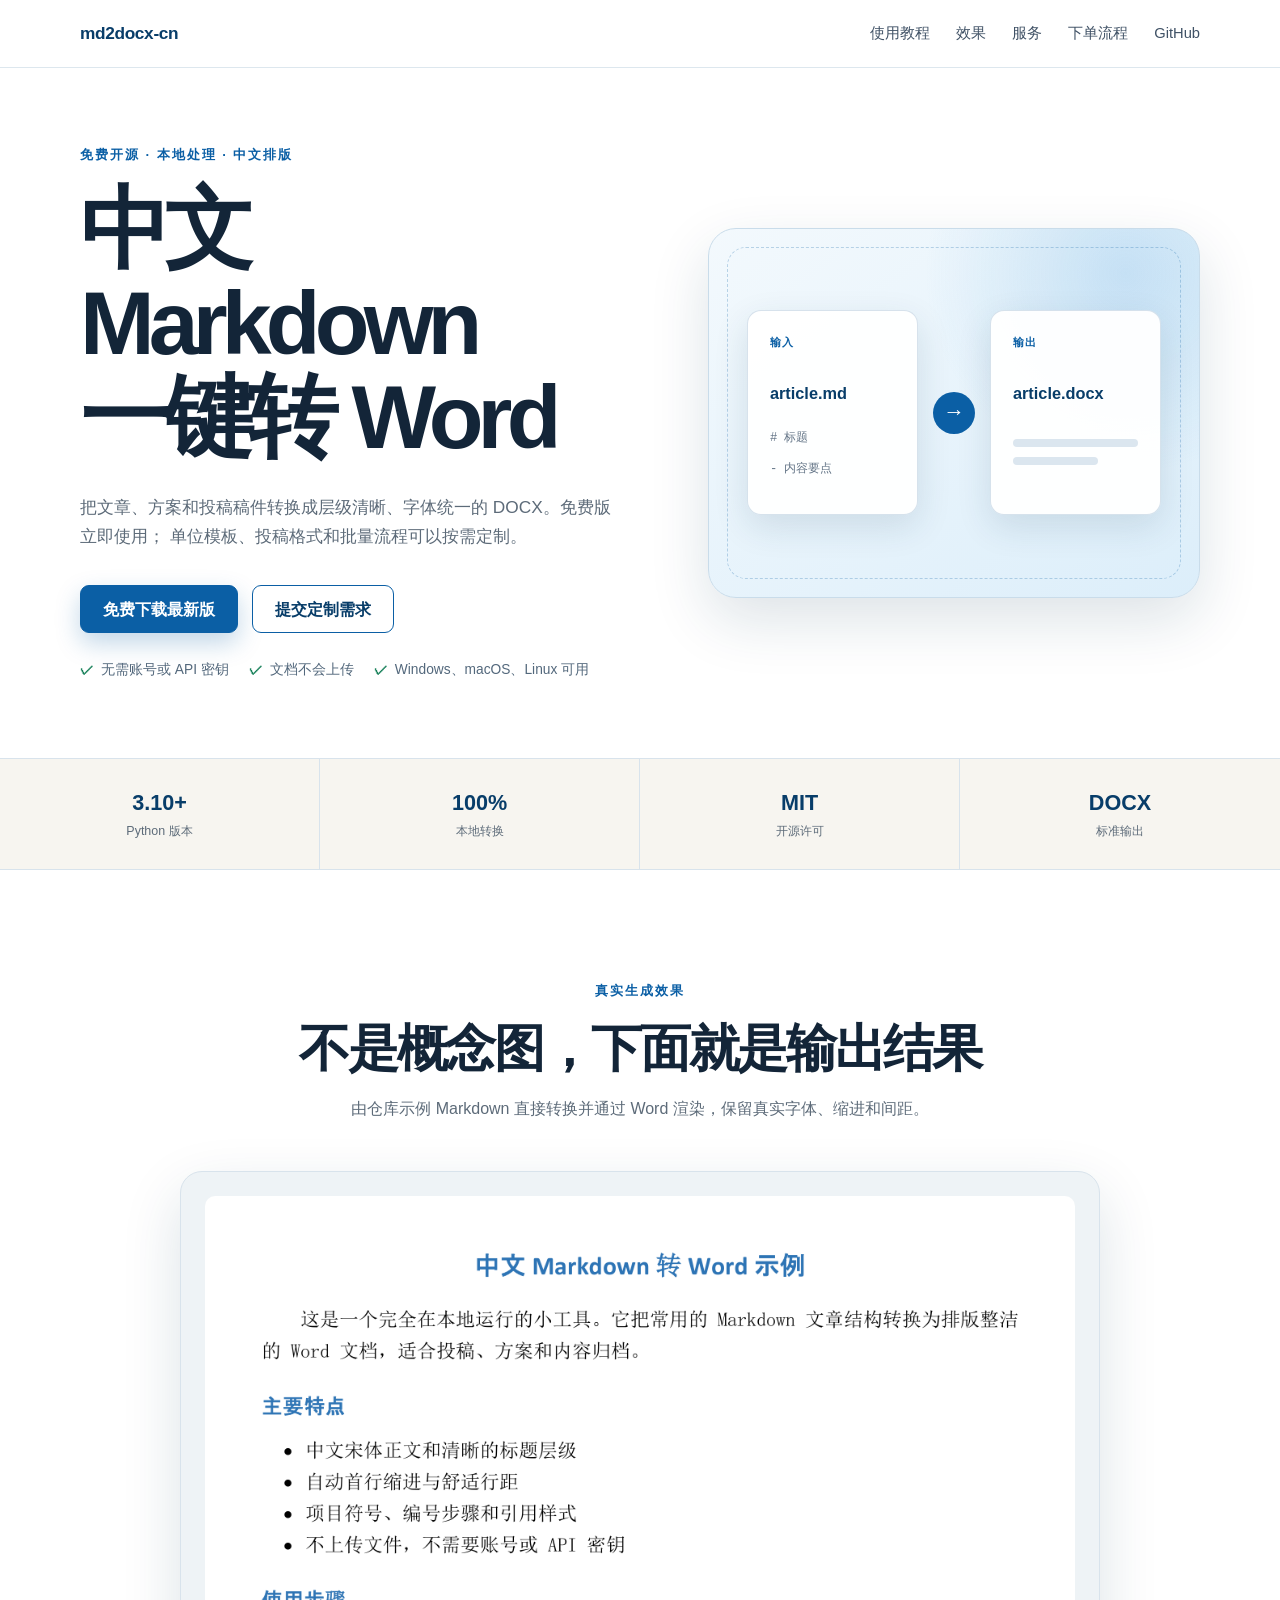
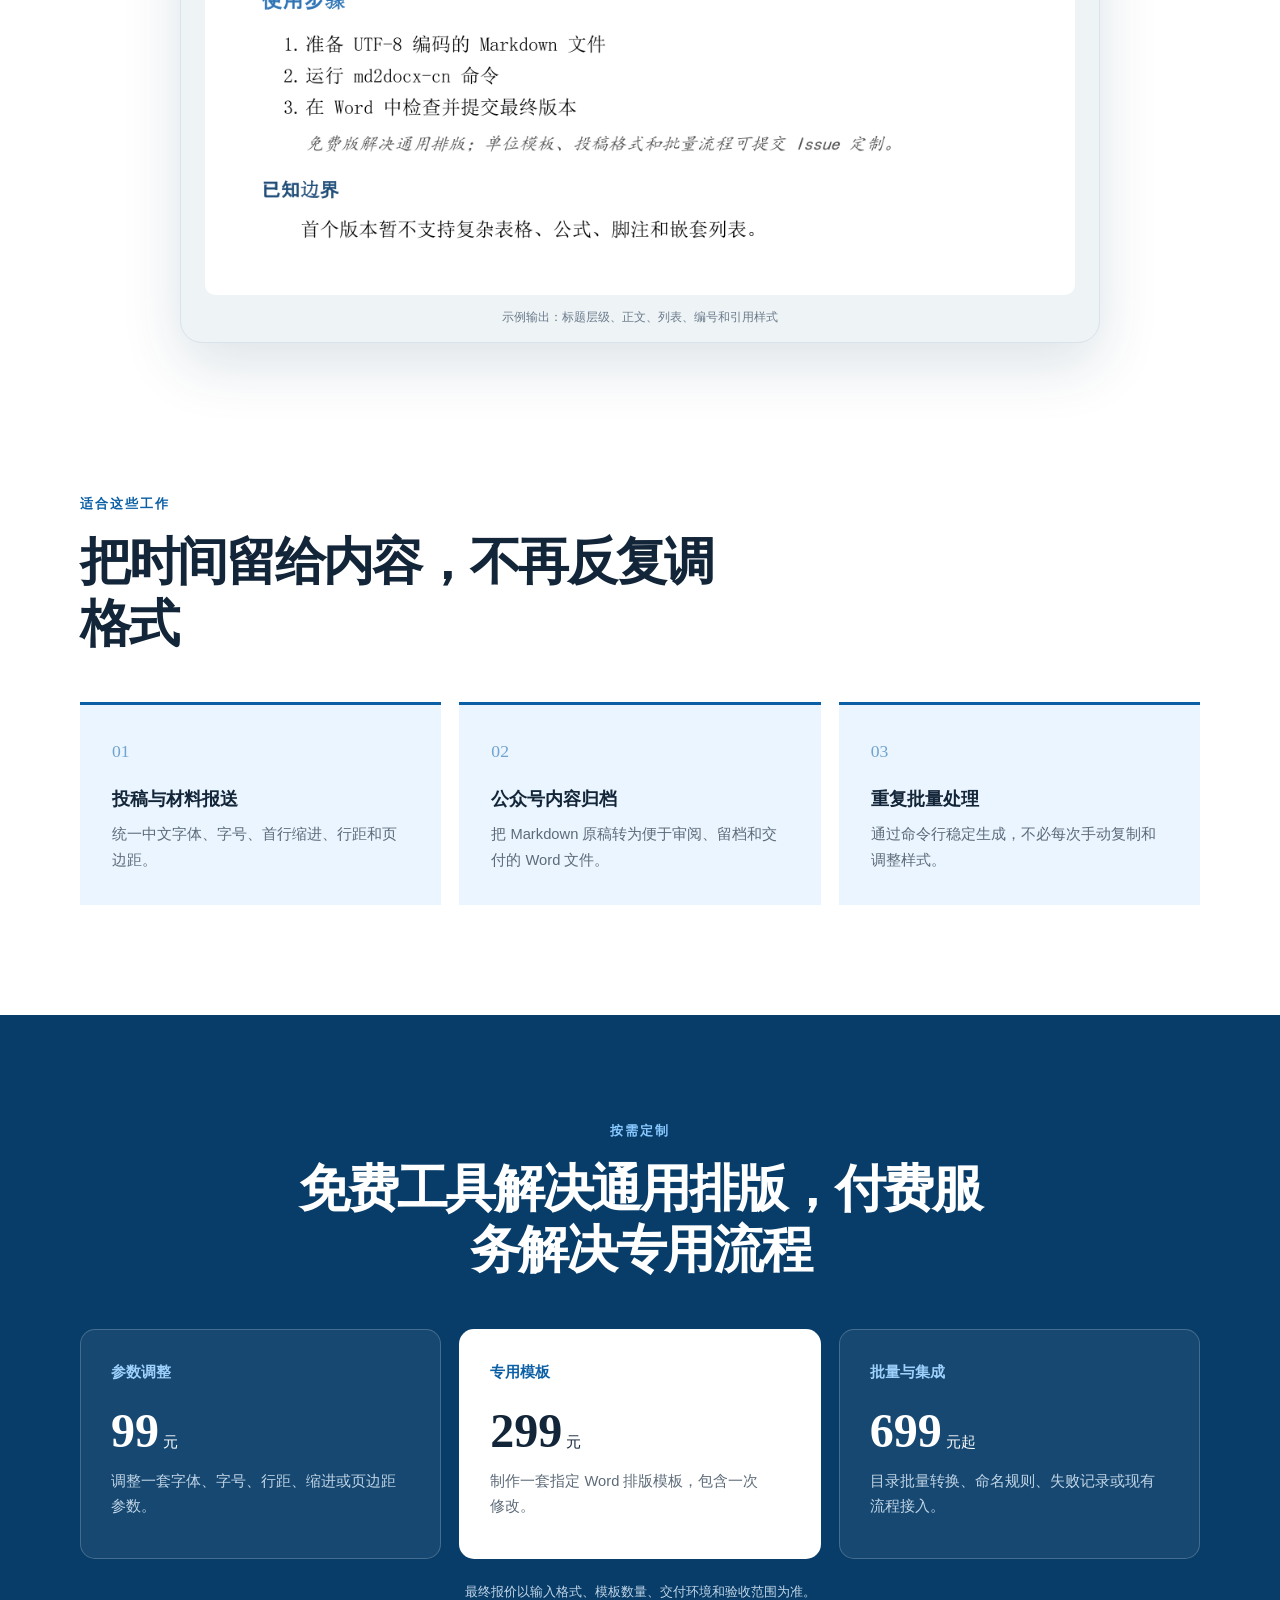
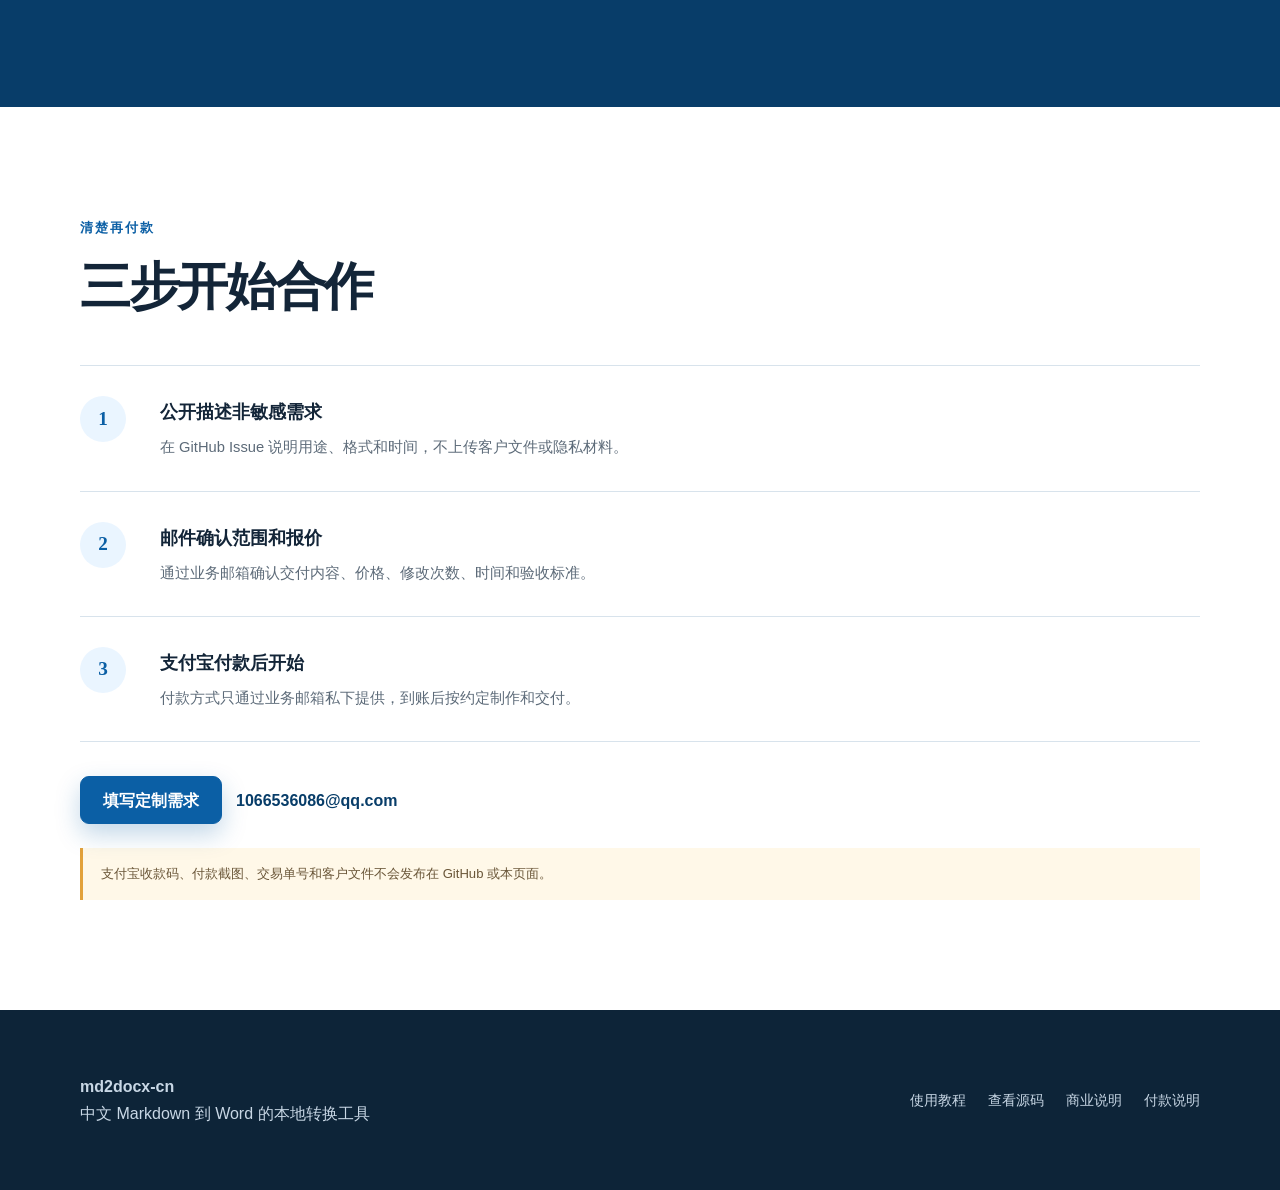
<file: docs/index.html>
<!doctype html>
<html lang="zh-CN">
  <head>
    <meta charset="utf-8">
    <meta name="viewport" content="width=device-width, initial-scale=1">
    <title>md2docx-cn｜中文 Markdown 一键转 Word</title>
    <meta
      name="description"
      content="把中文 Markdown 文章转换成排版整洁的 Word 文档。免费开源、本地处理，并提供模板、批量转换和团队集成服务。"
    >
    <meta name="theme-color" content="#0b4f8a">
    <link rel="canonical" href="https://codex2026-user.github.io/md2docx-cn/">
    <link rel="stylesheet" href="styles.css">
    <meta property="og:type" content="website">
    <meta property="og:locale" content="zh_CN">
    <meta property="og:title" content="md2docx-cn｜中文 Markdown 一键转 Word">
    <meta
      property="og:description"
      content="免费开源、本地处理，支持中文排版与模板定制。"
    >
    <meta property="og:url" content="https://codex2026-user.github.io/md2docx-cn/">
    <meta property="og:image" content="https://codex2026-user.github.io/md2docx-cn/og.png">
    <meta name="twitter:card" content="summary_large_image">
    <meta name="twitter:title" content="md2docx-cn｜中文 Markdown 一键转 Word">
    <meta
      name="twitter:description"
      content="免费开源、本地处理，支持中文排版与模板定制。"
    >
    <meta name="twitter:image" content="https://codex2026-user.github.io/md2docx-cn/og.png">
    <script type="application/ld+json">
      {
        "@context": "https://schema.org",
        "@type": "SoftwareApplication",
        "name": "md2docx-cn",
        "applicationCategory": "BusinessApplication",
        "operatingSystem": "Windows, macOS, Linux",
        "description": "把中文 Markdown 文章转换成排版整洁的 Word 文档。",
        "downloadUrl": "https://github.com/codex2026-user/md2docx-cn/releases/latest",
        "license": "https://opensource.org/license/mit",
        "offers": {
          "@type": "Offer",
          "price": "0",
          "priceCurrency": "CNY"
        }
      }
    </script>
  </head>
  <body>
    <header class="site-header">
      <a class="brand" href="#top" aria-label="返回首页">md2docx-cn</a>
      <nav aria-label="主要导航">
        <a href="markdown-to-word.html">使用教程</a>
        <a href="#preview">效果</a>
        <a href="#services">服务</a>
        <a href="#order">下单流程</a>
        <a href="https://github.com/codex2026-user/md2docx-cn">GitHub</a>
      </nav>
    </header>

    <main id="top">
      <section class="hero section-shell">
        <div class="hero-copy">
          <p class="eyebrow">免费开源 · 本地处理 · 中文排版</p>
          <h1>中文 Markdown<br>一键转 Word</h1>
          <p class="hero-lead">
            把文章、方案和投稿稿件转换成层级清晰、字体统一的 DOCX。免费版立即使用；
            单位模板、投稿格式和批量流程可以按需定制。
          </p>
          <div class="hero-actions">
            <a
              class="button button-primary"
              href="https://github.com/codex2026-user/md2docx-cn/releases/latest"
            >免费下载最新版</a>
            <a
              class="button button-secondary"
              href="https://github.com/codex2026-user/md2docx-cn/issues/new?template=custom-template.yml"
            >提交定制需求</a>
          </div>
          <ul class="trust-list" aria-label="产品特点">
            <li>无需账号或 API 密钥</li>
            <li>文档不会上传</li>
            <li>Windows、macOS、Linux 可用</li>
          </ul>
        </div>

        <div class="conversion-card" aria-label="转换流程示意">
          <div class="file-card markdown-card">
            <span class="file-label">输入</span>
            <strong>article.md</strong>
            <span># 标题</span>
            <span>- 内容要点</span>
          </div>
          <div class="conversion-arrow" aria-hidden="true">→</div>
          <div class="file-card word-card">
            <span class="file-label">输出</span>
            <strong>article.docx</strong>
            <span class="word-line"></span>
            <span class="word-line short"></span>
          </div>
        </div>
      </section>

      <section class="proof-strip" aria-label="产品能力概览">
        <div><strong>3.10+</strong><span>Python 版本</span></div>
        <div><strong>100%</strong><span>本地转换</span></div>
        <div><strong>MIT</strong><span>开源许可</span></div>
        <div><strong>DOCX</strong><span>标准输出</span></div>
      </section>

      <section id="preview" class="preview-section section-shell">
        <div class="section-heading">
          <p class="eyebrow">真实生成效果</p>
          <h2>不是概念图，下面就是输出结果</h2>
          <p>由仓库示例 Markdown 直接转换并通过 Word 渲染，保留真实字体、缩进和间距。</p>
        </div>
        <figure class="document-preview">
          <img
            src="word-preview.png"
            alt="md2docx-cn 生成的中文 Word 文档，包含标题、项目符号、编号步骤和引用"
            width="1076"
            height="865"
          >
          <figcaption>示例输出：标题层级、正文、列表、编号和引用样式</figcaption>
        </figure>
      </section>

      <section class="feature-section section-shell">
        <div class="section-heading compact">
          <p class="eyebrow">适合这些工作</p>
          <h2>把时间留给内容，不再反复调格式</h2>
        </div>
        <div class="feature-grid">
          <article>
            <span class="feature-number">01</span>
            <h3>投稿与材料报送</h3>
            <p>统一中文字体、字号、首行缩进、行距和页边距。</p>
          </article>
          <article>
            <span class="feature-number">02</span>
            <h3>公众号内容归档</h3>
            <p>把 Markdown 原稿转为便于审阅、留档和交付的 Word 文件。</p>
          </article>
          <article>
            <span class="feature-number">03</span>
            <h3>重复批量处理</h3>
            <p>通过命令行稳定生成，不必每次手动复制和调整样式。</p>
          </article>
        </div>
      </section>

      <section id="services" class="services-section">
        <div class="section-shell">
          <div class="section-heading">
            <p class="eyebrow light">按需定制</p>
            <h2>免费工具解决通用排版，付费服务解决专用流程</h2>
          </div>
          <div class="price-grid">
            <article class="price-card">
              <p class="price-kicker">参数调整</p>
              <p class="price"><strong>99</strong> 元</p>
              <p>调整一套字体、字号、行距、缩进或页边距参数。</p>
            </article>
            <article class="price-card featured">
              <p class="price-kicker">专用模板</p>
              <p class="price"><strong>299</strong> 元</p>
              <p>制作一套指定 Word 排版模板，包含一次修改。</p>
            </article>
            <article class="price-card">
              <p class="price-kicker">批量与集成</p>
              <p class="price"><strong>699</strong> 元起</p>
              <p>目录批量转换、命名规则、失败记录或现有流程接入。</p>
            </article>
          </div>
          <p class="pricing-note">最终报价以输入格式、模板数量、交付环境和验收范围为准。</p>
        </div>
      </section>

      <section id="order" class="order-section section-shell">
        <div class="section-heading compact">
          <p class="eyebrow">清楚再付款</p>
          <h2>三步开始合作</h2>
        </div>
        <ol class="order-steps">
          <li>
            <span>1</span>
            <div>
              <h3>公开描述非敏感需求</h3>
              <p>在 GitHub Issue 说明用途、格式和时间，不上传客户文件或隐私材料。</p>
            </div>
          </li>
          <li>
            <span>2</span>
            <div>
              <h3>邮件确认范围和报价</h3>
              <p>通过业务邮箱确认交付内容、价格、修改次数、时间和验收标准。</p>
            </div>
          </li>
          <li>
            <span>3</span>
            <div>
              <h3>支付宝付款后开始</h3>
              <p>付款方式只通过业务邮箱私下提供，到账后按约定制作和交付。</p>
            </div>
          </li>
        </ol>
        <div class="order-actions">
          <a
            class="button button-primary"
            href="https://github.com/codex2026-user/md2docx-cn/issues/new?template=custom-template.yml"
          >填写定制需求</a>
          <a class="email-link" href="mailto:1066536086@qq.com">1066536086@qq.com</a>
        </div>
        <p class="privacy-note">
          支付宝收款码、付款截图、交易单号和客户文件不会发布在 GitHub 或本页面。
        </p>
      </section>
    </main>

    <footer>
      <div class="section-shell footer-inner">
        <p><strong>md2docx-cn</strong><br>中文 Markdown 到 Word 的本地转换工具</p>
        <div>
          <a href="markdown-to-word.html">使用教程</a>
          <a href="https://github.com/codex2026-user/md2docx-cn">查看源码</a>
          <a href="https://github.com/codex2026-user/md2docx-cn/blob/main/COMMERCIAL.md">商业说明</a>
          <a href="https://github.com/codex2026-user/md2docx-cn/blob/main/PAYMENT.md">付款说明</a>
        </div>
      </div>
    </footer>
  </body>
</html>
</file>
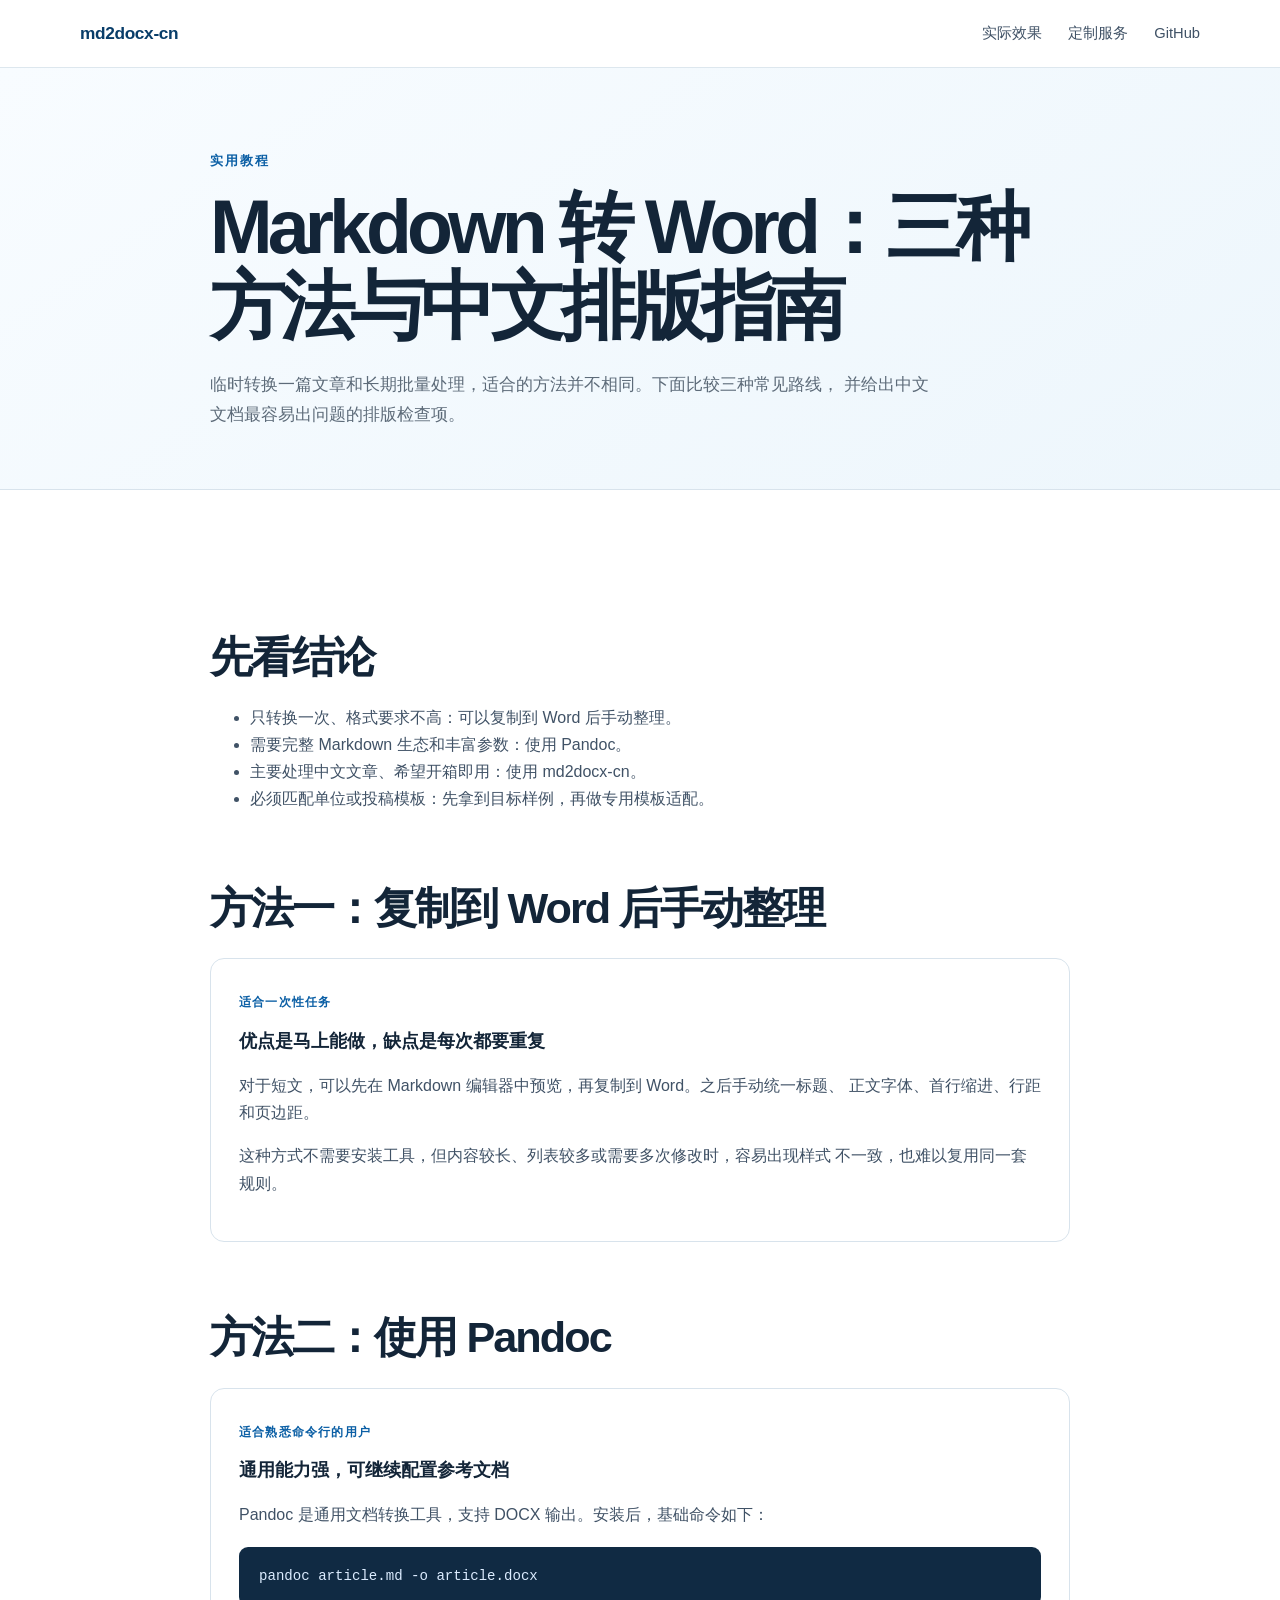
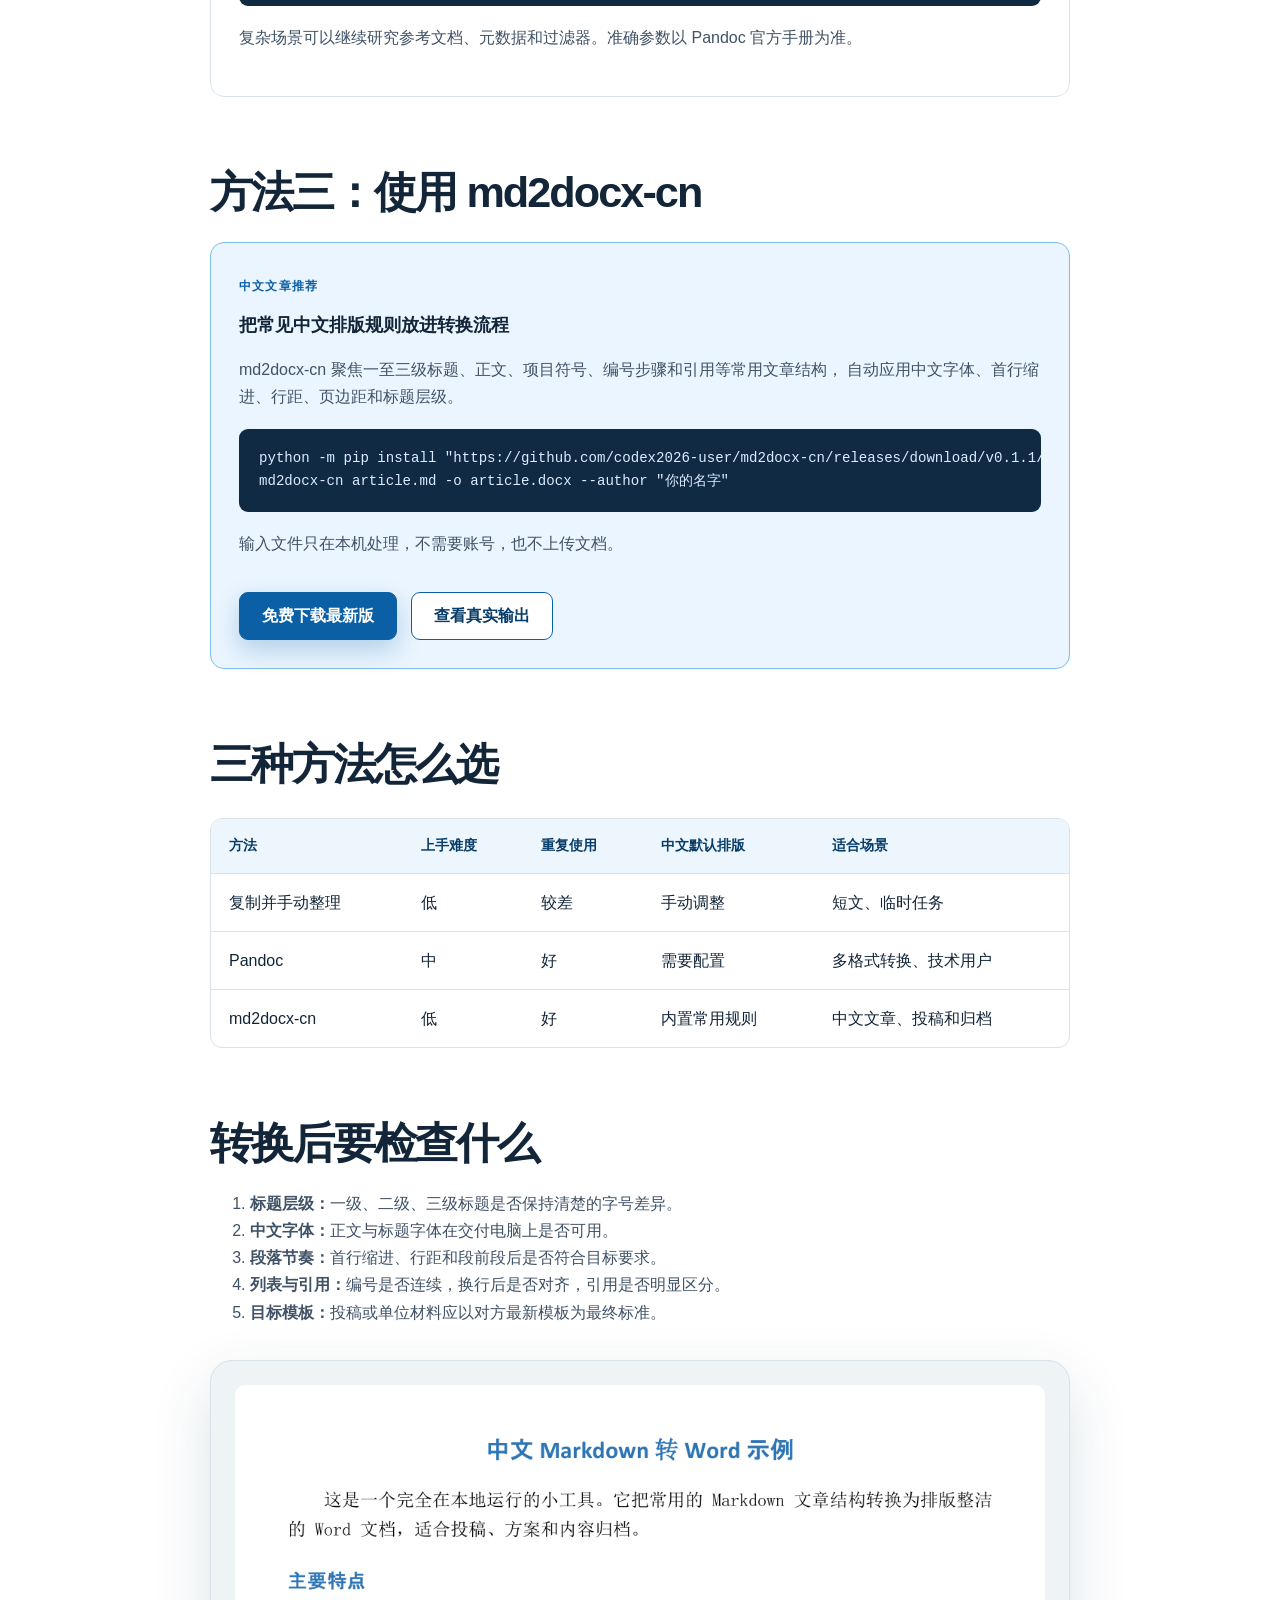
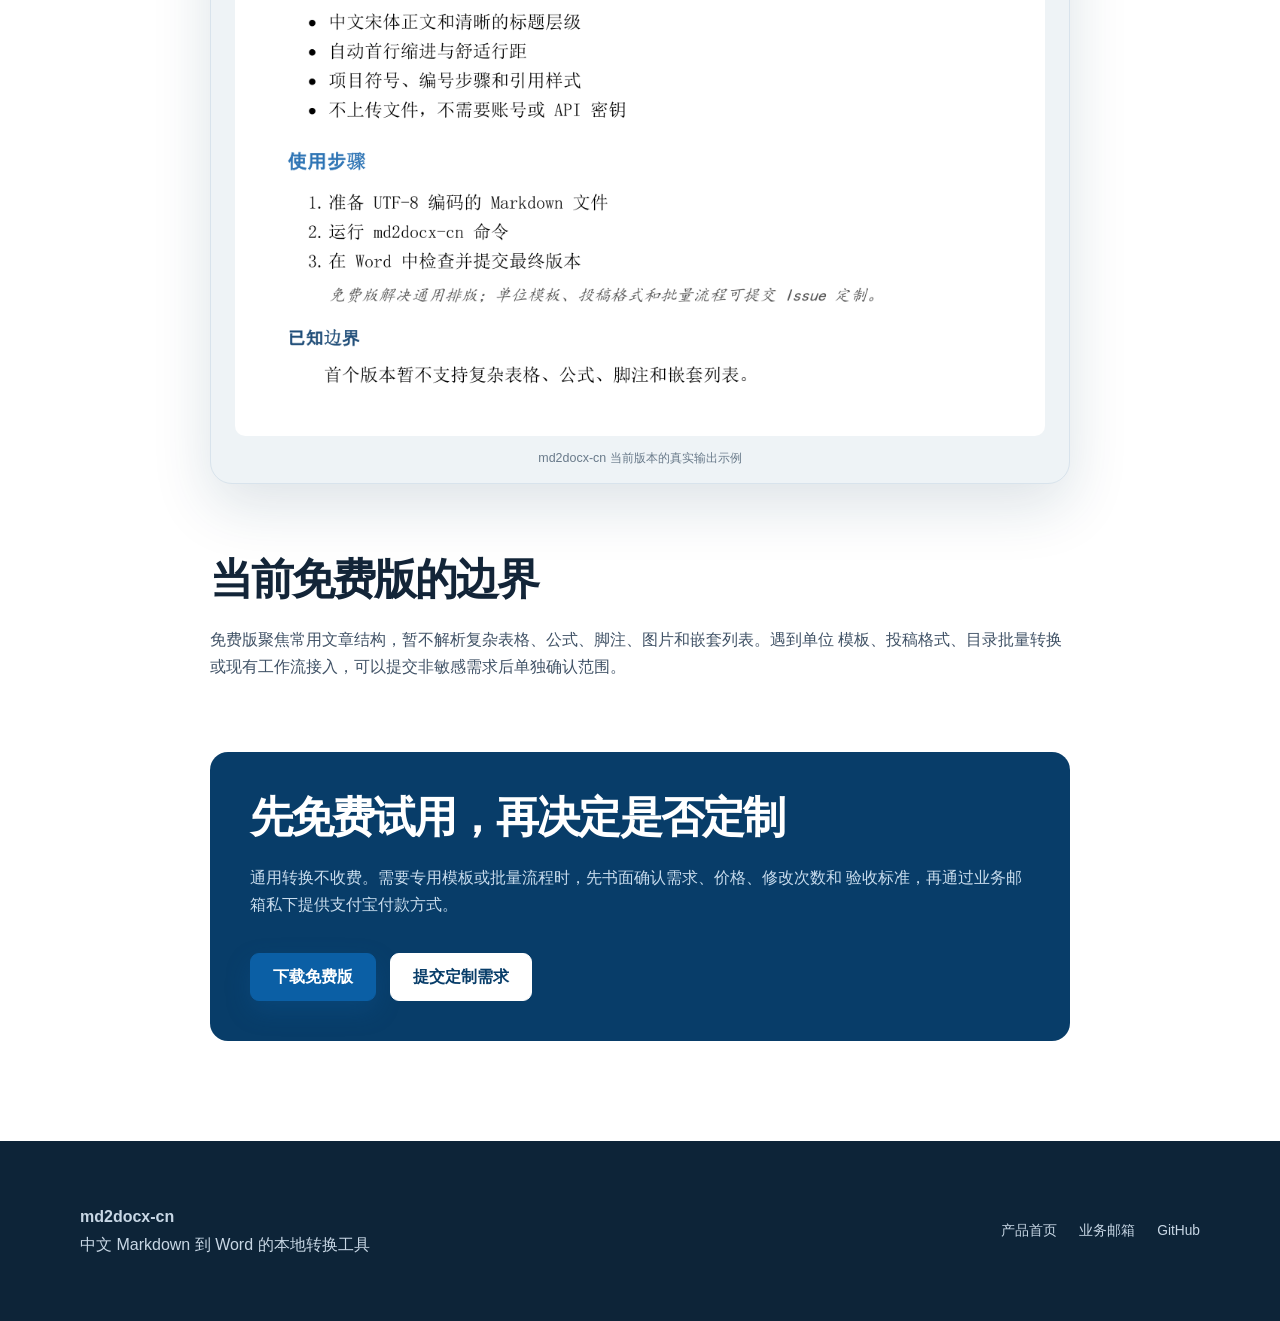
<file: docs/markdown-to-word.html>
<!doctype html>
<html lang="zh-CN">
  <head>
    <meta charset="utf-8">
    <meta name="viewport" content="width=device-width, initial-scale=1">
    <title>Markdown 转 Word：三种方法与中文排版指南</title>
    <meta
      name="description"
      content="Markdown 怎么转 Word？比较复制粘贴、Pandoc 和 md2docx-cn 三种方法，并说明中文字体、缩进、行距和投稿模板的处理方式。"
    >
    <meta name="theme-color" content="#0b4f8a">
    <link
      rel="canonical"
      href="https://codex2026-user.github.io/md2docx-cn/markdown-to-word.html"
    >
    <link rel="stylesheet" href="styles.css">
    <meta property="og:type" content="article">
    <meta property="og:locale" content="zh_CN">
    <meta property="og:title" content="Markdown 转 Word：三种方法与中文排版指南">
    <meta
      property="og:description"
      content="从临时复制到可重复转换，选择适合自己的 Markdown 转 Word 方法。"
    >
    <meta
      property="og:url"
      content="https://codex2026-user.github.io/md2docx-cn/markdown-to-word.html"
    >
    <meta property="og:image" content="https://codex2026-user.github.io/md2docx-cn/og.png">
    <meta name="twitter:card" content="summary_large_image">
    <meta name="twitter:image" content="https://codex2026-user.github.io/md2docx-cn/og.png">
  </head>
  <body>
    <header class="site-header">
      <a class="brand" href="index.html">md2docx-cn</a>
      <nav aria-label="主要导航">
        <a href="index.html#preview">实际效果</a>
        <a href="index.html#services">定制服务</a>
        <a href="https://github.com/codex2026-user/md2docx-cn">GitHub</a>
      </nav>
    </header>

    <main>
      <header class="guide-header">
        <div class="section-shell">
          <p class="eyebrow">实用教程</p>
          <h1>Markdown 转 Word：三种方法与中文排版指南</h1>
          <p class="guide-lead">
            临时转换一篇文章和长期批量处理，适合的方法并不相同。下面比较三种常见路线，
            并给出中文文档最容易出问题的排版检查项。
          </p>
        </div>
      </header>

      <article class="article-body section-shell">
        <h2>先看结论</h2>
        <ul>
          <li>只转换一次、格式要求不高：可以复制到 Word 后手动整理。</li>
          <li>需要完整 Markdown 生态和丰富参数：使用 Pandoc。</li>
          <li>主要处理中文文章、希望开箱即用：使用 md2docx-cn。</li>
          <li>必须匹配单位或投稿模板：先拿到目标样例，再做专用模板适配。</li>
        </ul>

        <h2>方法一：复制到 Word 后手动整理</h2>
        <section class="method-card">
          <span class="method-label">适合一次性任务</span>
          <h3>优点是马上能做，缺点是每次都要重复</h3>
          <p>
            对于短文，可以先在 Markdown 编辑器中预览，再复制到 Word。之后手动统一标题、
            正文字体、首行缩进、行距和页边距。
          </p>
          <p>
            这种方式不需要安装工具，但内容较长、列表较多或需要多次修改时，容易出现样式
            不一致，也难以复用同一套规则。
          </p>
        </section>

        <h2>方法二：使用 Pandoc</h2>
        <section class="method-card">
          <span class="method-label">适合熟悉命令行的用户</span>
          <h3>通用能力强，可继续配置参考文档</h3>
          <p>
            Pandoc 是通用文档转换工具，支持 DOCX 输出。安装后，基础命令如下：
          </p>
          <pre class="code-block"><code>pandoc article.md -o article.docx</code></pre>
          <p>
            复杂场景可以继续研究参考文档、元数据和过滤器。准确参数以
            <a href="https://pandoc.org/MANUAL.html">Pandoc 官方手册</a>为准。
          </p>
        </section>

        <h2>方法三：使用 md2docx-cn</h2>
        <section class="method-card recommended">
          <span class="method-label">中文文章推荐</span>
          <h3>把常见中文排版规则放进转换流程</h3>
          <p>
            md2docx-cn 聚焦一至三级标题、正文、项目符号、编号步骤和引用等常用文章结构，
            自动应用中文字体、首行缩进、行距、页边距和标题层级。
          </p>
          <pre class="code-block"><code>python -m pip install "https://github.com/codex2026-user/md2docx-cn/releases/download/v0.1.1/md2docx_cn-0.1.1-py3-none-any.whl"
md2docx-cn article.md -o article.docx --author "你的名字"</code></pre>
          <p>输入文件只在本机处理，不需要账号，也不上传文档。</p>
          <div class="hero-actions">
            <a
              class="button button-primary"
              href="https://github.com/codex2026-user/md2docx-cn/releases/latest"
            >免费下载最新版</a>
            <a class="button button-secondary" href="index.html#preview">查看真实输出</a>
          </div>
        </section>

        <h2>三种方法怎么选</h2>
        <div class="comparison-wrap">
          <table class="comparison">
            <thead>
              <tr>
                <th>方法</th>
                <th>上手难度</th>
                <th>重复使用</th>
                <th>中文默认排版</th>
                <th>适合场景</th>
              </tr>
            </thead>
            <tbody>
              <tr>
                <td>复制并手动整理</td>
                <td>低</td>
                <td>较差</td>
                <td>手动调整</td>
                <td>短文、临时任务</td>
              </tr>
              <tr>
                <td>Pandoc</td>
                <td>中</td>
                <td>好</td>
                <td>需要配置</td>
                <td>多格式转换、技术用户</td>
              </tr>
              <tr>
                <td>md2docx-cn</td>
                <td>低</td>
                <td>好</td>
                <td>内置常用规则</td>
                <td>中文文章、投稿和归档</td>
              </tr>
            </tbody>
          </table>
        </div>

        <h2>转换后要检查什么</h2>
        <ol>
          <li><strong>标题层级：</strong>一级、二级、三级标题是否保持清楚的字号差异。</li>
          <li><strong>中文字体：</strong>正文与标题字体在交付电脑上是否可用。</li>
          <li><strong>段落节奏：</strong>首行缩进、行距和段前段后是否符合目标要求。</li>
          <li><strong>列表与引用：</strong>编号是否连续，换行后是否对齐，引用是否明显区分。</li>
          <li><strong>目标模板：</strong>投稿或单位材料应以对方最新模板为最终标准。</li>
        </ol>

        <figure class="document-preview guide-preview">
          <img
            src="word-preview.png"
            alt="Markdown 转换后的中文 Word 文档真实排版效果"
            width="1076"
            height="865"
          >
          <figcaption>md2docx-cn 当前版本的真实输出示例</figcaption>
        </figure>

        <h2>当前免费版的边界</h2>
        <p>
          免费版聚焦常用文章结构，暂不解析复杂表格、公式、脚注、图片和嵌套列表。遇到单位
          模板、投稿格式、目录批量转换或现有工作流接入，可以提交非敏感需求后单独确认范围。
        </p>

        <section class="guide-cta">
          <h2>先免费试用，再决定是否定制</h2>
          <p>
            通用转换不收费。需要专用模板或批量流程时，先书面确认需求、价格、修改次数和
            验收标准，再通过业务邮箱私下提供支付宝付款方式。
          </p>
          <div class="hero-actions">
            <a
              class="button button-primary"
              href="https://github.com/codex2026-user/md2docx-cn/releases/latest"
            >下载免费版</a>
            <a
              class="button button-secondary"
              href="https://github.com/codex2026-user/md2docx-cn/issues/new?template=custom-template.yml"
            >提交定制需求</a>
          </div>
        </section>
      </article>
    </main>

    <footer>
      <div class="section-shell footer-inner">
        <p><strong>md2docx-cn</strong><br>中文 Markdown 到 Word 的本地转换工具</p>
        <div>
          <a href="index.html">产品首页</a>
          <a href="mailto:1066536086@qq.com">业务邮箱</a>
          <a href="https://github.com/codex2026-user/md2docx-cn">GitHub</a>
        </div>
      </div>
    </footer>
  </body>
</html>
</file>
<file: docs/styles.css>
:root {
  color-scheme: light;
  --ink: #132538;
  --muted: #5d6b79;
  --blue: #0b5fa5;
  --blue-dark: #083d69;
  --blue-soft: #eaf5ff;
  --line: #d8e3ec;
  --paper: #ffffff;
  --warm: #f7f5f0;
  --shadow: 0 22px 60px rgba(16, 54, 86, 0.14);
}

* {
  box-sizing: border-box;
}

html {
  scroll-behavior: smooth;
}

body {
  margin: 0;
  color: var(--ink);
  background: var(--paper);
  font-family: "Microsoft YaHei", "PingFang SC", "Noto Sans CJK SC", sans-serif;
  line-height: 1.7;
}

a {
  color: inherit;
  text-decoration: none;
}

a:focus-visible {
  outline: 3px solid #f5a623;
  outline-offset: 4px;
}

.section-shell {
  width: min(1120px, calc(100% - 40px));
  margin: 0 auto;
}

.site-header {
  position: sticky;
  top: 0;
  z-index: 10;
  display: flex;
  align-items: center;
  justify-content: space-between;
  min-height: 68px;
  padding: 0 max(20px, calc((100% - 1120px) / 2));
  border-bottom: 1px solid rgba(216, 227, 236, 0.86);
  background: rgba(255, 255, 255, 0.94);
  backdrop-filter: blur(12px);
}

.brand {
  color: var(--blue-dark);
  font-size: 1.08rem;
  font-weight: 800;
  letter-spacing: -0.02em;
}

nav {
  display: flex;
  gap: 26px;
  color: #405266;
  font-size: 0.92rem;
}

nav a:hover,
footer a:hover,
.email-link:hover {
  color: var(--blue);
}

.hero {
  display: grid;
  grid-template-columns: 1.05fr 0.95fr;
  gap: 84px;
  align-items: center;
  min-height: 650px;
  padding-top: 76px;
  padding-bottom: 76px;
}

.eyebrow {
  margin: 0 0 16px;
  color: var(--blue);
  font-size: 0.82rem;
  font-weight: 800;
  letter-spacing: 0.15em;
  text-transform: uppercase;
}

h1,
h2,
h3,
p {
  text-wrap: pretty;
}

h1 {
  margin: 0;
  font-size: clamp(3rem, 7vw, 5.9rem);
  line-height: 1.05;
  letter-spacing: -0.065em;
}

.hero-lead {
  max-width: 660px;
  margin: 28px 0 0;
  color: var(--muted);
  font-size: 1.08rem;
}

.hero-actions,
.order-actions {
  display: flex;
  flex-wrap: wrap;
  align-items: center;
  gap: 14px;
  margin-top: 34px;
}

.button {
  display: inline-flex;
  align-items: center;
  justify-content: center;
  min-height: 48px;
  padding: 0 22px;
  border: 1px solid var(--blue);
  border-radius: 9px;
  font-weight: 750;
  transition: transform 160ms ease, box-shadow 160ms ease, background 160ms ease;
}

.button:hover {
  transform: translateY(-2px);
}

.button-primary {
  color: #fff;
  background: var(--blue);
  box-shadow: 0 10px 24px rgba(11, 95, 165, 0.25);
}

.button-primary:hover {
  background: var(--blue-dark);
}

.button-secondary {
  color: var(--blue-dark);
  background: #fff;
}

.button-secondary:hover {
  background: var(--blue-soft);
}

.trust-list {
  display: flex;
  flex-wrap: wrap;
  gap: 8px 20px;
  margin: 25px 0 0;
  padding: 0;
  color: #53687c;
  font-size: 0.86rem;
  list-style: none;
}

.trust-list li::before {
  margin-right: 7px;
  color: #18815a;
  content: "✓";
  font-weight: 900;
}

.conversion-card {
  position: relative;
  display: grid;
  grid-template-columns: 1fr auto 1fr;
  gap: 15px;
  align-items: center;
  min-height: 370px;
  padding: 38px;
  overflow: hidden;
  border: 1px solid #c9dcea;
  border-radius: 28px;
  background:
    radial-gradient(circle at 85% 12%, rgba(73, 156, 218, 0.22), transparent 38%),
    linear-gradient(145deg, #f3f9fd, #dceefa);
  box-shadow: var(--shadow);
}

.conversion-card::before {
  position: absolute;
  inset: 18px;
  border: 1px dashed rgba(11, 95, 165, 0.25);
  border-radius: 19px;
  content: "";
}

.file-card {
  position: relative;
  z-index: 1;
  display: flex;
  flex-direction: column;
  gap: 10px;
  min-height: 205px;
  padding: 22px;
  border: 1px solid rgba(11, 79, 138, 0.16);
  border-radius: 14px;
  background: rgba(255, 255, 255, 0.95);
  box-shadow: 0 12px 35px rgba(19, 54, 83, 0.12);
}

.file-card strong {
  margin: 18px 0 10px;
  color: var(--blue-dark);
  font-size: 1.02rem;
}

.file-card span:not(.file-label, .word-line) {
  color: #647587;
  font-family: Consolas, monospace;
  font-size: 0.76rem;
}

.file-label {
  color: var(--blue);
  font-size: 0.7rem;
  font-weight: 800;
  letter-spacing: 0.12em;
}

.conversion-arrow {
  position: relative;
  z-index: 2;
  display: grid;
  width: 42px;
  height: 42px;
  place-items: center;
  border-radius: 50%;
  color: #fff;
  background: var(--blue);
  font-size: 1.35rem;
}

.word-line {
  display: block;
  width: 100%;
  height: 8px;
  margin-top: 11px;
  border-radius: 99px;
  background: #dbe6ef;
}

.word-line.short {
  width: 68%;
  margin-top: 0;
}

.proof-strip {
  display: grid;
  grid-template-columns: repeat(4, 1fr);
  border-top: 1px solid var(--line);
  border-bottom: 1px solid var(--line);
  background: var(--warm);
}

.proof-strip div {
  display: flex;
  flex-direction: column;
  align-items: center;
  padding: 26px 20px;
  border-right: 1px solid var(--line);
}

.proof-strip div:last-child {
  border-right: 0;
}

.proof-strip strong {
  color: var(--blue-dark);
  font-size: 1.35rem;
}

.proof-strip span {
  color: var(--muted);
  font-size: 0.78rem;
}

.preview-section,
.feature-section,
.order-section {
  padding-top: 110px;
  padding-bottom: 110px;
}

.section-heading {
  max-width: 730px;
  margin: 0 auto 48px;
  text-align: center;
}

.section-heading.compact {
  margin-left: 0;
  text-align: left;
}

h2 {
  margin: 0;
  font-size: clamp(2rem, 4vw, 3.2rem);
  line-height: 1.2;
  letter-spacing: -0.045em;
}

.section-heading > p:last-child {
  color: var(--muted);
}

.document-preview {
  max-width: 920px;
  margin: 0 auto;
  padding: 24px 24px 14px;
  border: 1px solid var(--line);
  border-radius: 22px;
  background: #eef3f6;
  box-shadow: var(--shadow);
}

.document-preview img {
  display: block;
  width: 100%;
  height: auto;
  border-radius: 10px;
  background: #fff;
}

.document-preview figcaption {
  padding-top: 12px;
  color: #697a8a;
  font-size: 0.78rem;
  text-align: center;
}

.feature-section {
  padding-top: 40px;
}

.feature-grid,
.price-grid {
  display: grid;
  grid-template-columns: repeat(3, 1fr);
  gap: 18px;
}

.feature-grid article {
  padding: 32px;
  border-top: 3px solid var(--blue);
  background: var(--blue-soft);
}

.feature-number {
  color: rgba(11, 95, 165, 0.55);
  font-family: Georgia, serif;
  font-size: 1.1rem;
}

h3 {
  margin: 16px 0 8px;
  font-size: 1.15rem;
}

.feature-grid p,
.price-card p,
.order-steps p {
  margin: 0;
  color: var(--muted);
  font-size: 0.92rem;
}

.services-section {
  padding: 105px 0;
  color: #fff;
  background: var(--blue-dark);
}

.eyebrow.light {
  color: #88c8ff;
}

.price-card {
  min-height: 230px;
  padding: 30px;
  border: 1px solid rgba(255, 255, 255, 0.2);
  border-radius: 15px;
  background: rgba(255, 255, 255, 0.06);
}

.price-card.featured {
  color: var(--ink);
  background: #fff;
}

.price-kicker {
  color: #9ed1fc !important;
  font-weight: 750;
}

.featured .price-kicker {
  color: var(--blue) !important;
}

.price {
  margin: 22px 0 14px !important;
  color: inherit !important;
}

.price strong {
  font-family: Georgia, serif;
  font-size: 3rem;
  line-height: 1;
}

.services-section .price-card:not(.featured) p,
.pricing-note {
  color: #c1d5e7;
}

.pricing-note {
  margin: 22px 0 0;
  font-size: 0.8rem;
  text-align: center;
}

.order-steps {
  display: grid;
  gap: 0;
  margin: 0;
  padding: 0;
  border-top: 1px solid var(--line);
  list-style: none;
}

.order-steps li {
  display: grid;
  grid-template-columns: 58px 1fr;
  gap: 22px;
  align-items: start;
  padding: 30px 0;
  border-bottom: 1px solid var(--line);
}

.order-steps li > span {
  display: grid;
  width: 46px;
  height: 46px;
  place-items: center;
  border-radius: 50%;
  color: var(--blue);
  background: var(--blue-soft);
  font-family: Georgia, serif;
  font-size: 1.2rem;
  font-weight: 700;
}

.order-steps h3 {
  margin-top: 0;
}

.email-link {
  color: var(--blue-dark);
  font-weight: 750;
}

.privacy-note {
  margin: 24px 0 0;
  padding: 15px 18px;
  border-left: 3px solid #e2a13a;
  color: #6a5638;
  background: #fff8e8;
  font-size: 0.82rem;
}

footer {
  color: #c8d7e5;
  background: #0d2438;
}

.footer-inner {
  display: flex;
  align-items: center;
  justify-content: space-between;
  min-height: 180px;
}

.footer-inner p {
  margin: 0;
}

.footer-inner div {
  display: flex;
  gap: 22px;
  font-size: 0.86rem;
}

@media (max-width: 860px) {
  nav a:not(:last-child) {
    display: none;
  }

  .hero {
    grid-template-columns: 1fr;
    gap: 50px;
    padding-top: 58px;
  }

  .conversion-card {
    min-height: 320px;
  }

  .feature-grid,
  .price-grid {
    grid-template-columns: 1fr;
  }

  .price-card {
    min-height: auto;
  }
}

@media (max-width: 600px) {
  .section-shell {
    width: min(100% - 28px, 1120px);
  }

  .site-header {
    min-height: 60px;
    padding: 0 14px;
  }

  h1 {
    font-size: clamp(2.7rem, 15vw, 4.4rem);
  }

  .hero {
    padding-top: 46px;
    padding-bottom: 58px;
  }

  .hero-actions .button {
    width: 100%;
  }

  .conversion-card {
    grid-template-columns: 1fr;
    padding: 34px;
  }

  .conversion-arrow {
    margin: -5px auto;
    transform: rotate(90deg);
  }

  .proof-strip {
    grid-template-columns: repeat(2, 1fr);
  }

  .proof-strip div:nth-child(2) {
    border-right: 0;
  }

  .proof-strip div:nth-child(-n + 2) {
    border-bottom: 1px solid var(--line);
  }

  .preview-section,
  .feature-section,
  .order-section,
  .services-section {
    padding-top: 78px;
    padding-bottom: 78px;
  }

  .document-preview {
    padding: 10px 10px 8px;
    border-radius: 13px;
  }

  .order-steps li {
    grid-template-columns: 45px 1fr;
    gap: 13px;
  }

  .order-steps li > span {
    width: 38px;
    height: 38px;
  }

  .footer-inner {
    align-items: flex-start;
    flex-direction: column;
    justify-content: center;
    gap: 24px;
  }

  .footer-inner div {
    flex-wrap: wrap;
    gap: 11px 18px;
  }
}

@media (prefers-reduced-motion: reduce) {
  html {
    scroll-behavior: auto;
  }

  .button {
    transition: none;
  }
}

.guide-header {
  padding: 82px 0 60px;
  border-bottom: 1px solid var(--line);
  background: linear-gradient(145deg, #f8fcff, #edf6fc);
}

.guide-header .section-shell,
.article-body {
  max-width: 860px;
}

.guide-header h1 {
  max-width: 820px;
  font-size: clamp(2.6rem, 6vw, 4.7rem);
}

.guide-lead {
  max-width: 720px;
  margin: 24px 0 0;
  color: var(--muted);
  font-size: 1.08rem;
}

.article-body {
  padding-top: 72px;
  padding-bottom: 100px;
}

.article-body h2 {
  margin: 70px 0 20px;
  font-size: clamp(1.8rem, 4vw, 2.7rem);
}

.article-body h3 {
  margin-top: 28px;
}

.article-body p,
.article-body li {
  color: #405266;
}

.article-body > p,
.article-body > ul,
.article-body > ol {
  font-size: 1rem;
}

.method-card {
  margin: 24px 0;
  padding: 28px;
  border: 1px solid var(--line);
  border-radius: 14px;
  background: #fff;
}

.method-card.recommended {
  border-color: #7ebce9;
  background: var(--blue-soft);
}

.method-card h3 {
  margin-top: 0;
}

.method-label {
  display: inline-block;
  margin-bottom: 12px;
  color: var(--blue);
  font-size: 0.75rem;
  font-weight: 800;
  letter-spacing: 0.1em;
}

.code-block {
  margin: 18px 0;
  padding: 18px 20px;
  overflow-x: auto;
  border-radius: 9px;
  color: #dcecff;
  background: #102a43;
  font-family: Consolas, "SFMono-Regular", monospace;
  font-size: 0.88rem;
  line-height: 1.7;
}

.comparison-wrap {
  margin: 28px 0;
  overflow-x: auto;
  border: 1px solid var(--line);
  border-radius: 12px;
}

.comparison {
  width: 100%;
  min-width: 650px;
  border-collapse: collapse;
}

.comparison th,
.comparison td {
  padding: 15px 18px;
  border-bottom: 1px solid var(--line);
  text-align: left;
}

.comparison th {
  color: var(--blue-dark);
  background: #edf6fc;
  font-size: 0.85rem;
}

.comparison tr:last-child td {
  border-bottom: 0;
}

.guide-preview {
  margin: 34px 0;
}

.guide-cta {
  margin-top: 72px;
  padding: 40px;
  border-radius: 18px;
  color: #fff;
  background: var(--blue-dark);
}

.guide-cta h2 {
  margin-top: 0;
}

.guide-cta p {
  color: #c8dced;
}

.guide-cta .button-secondary {
  border-color: #fff;
}

@media (max-width: 600px) {
  .guide-header {
    padding-top: 54px;
  }

  .article-body {
    padding-top: 48px;
  }

  .method-card,
  .guide-cta {
    padding: 24px;
  }
}
</file>
